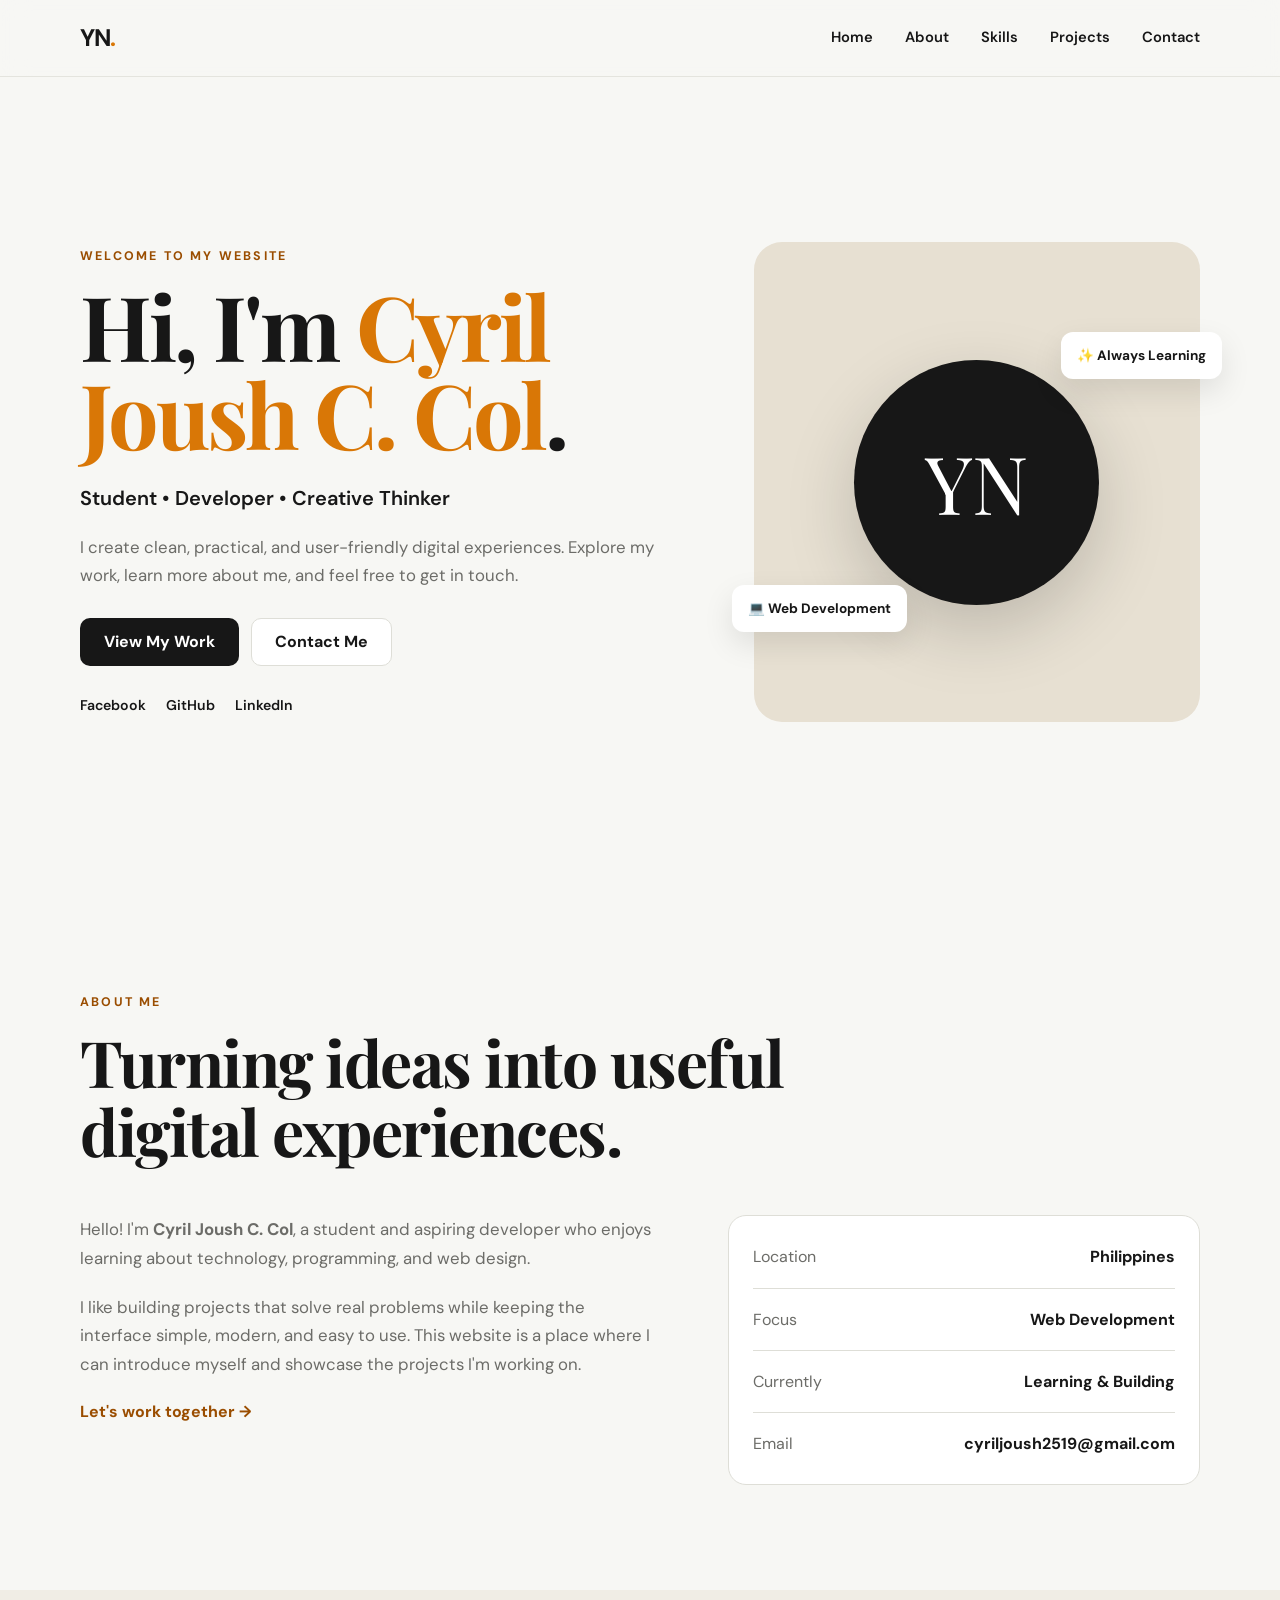
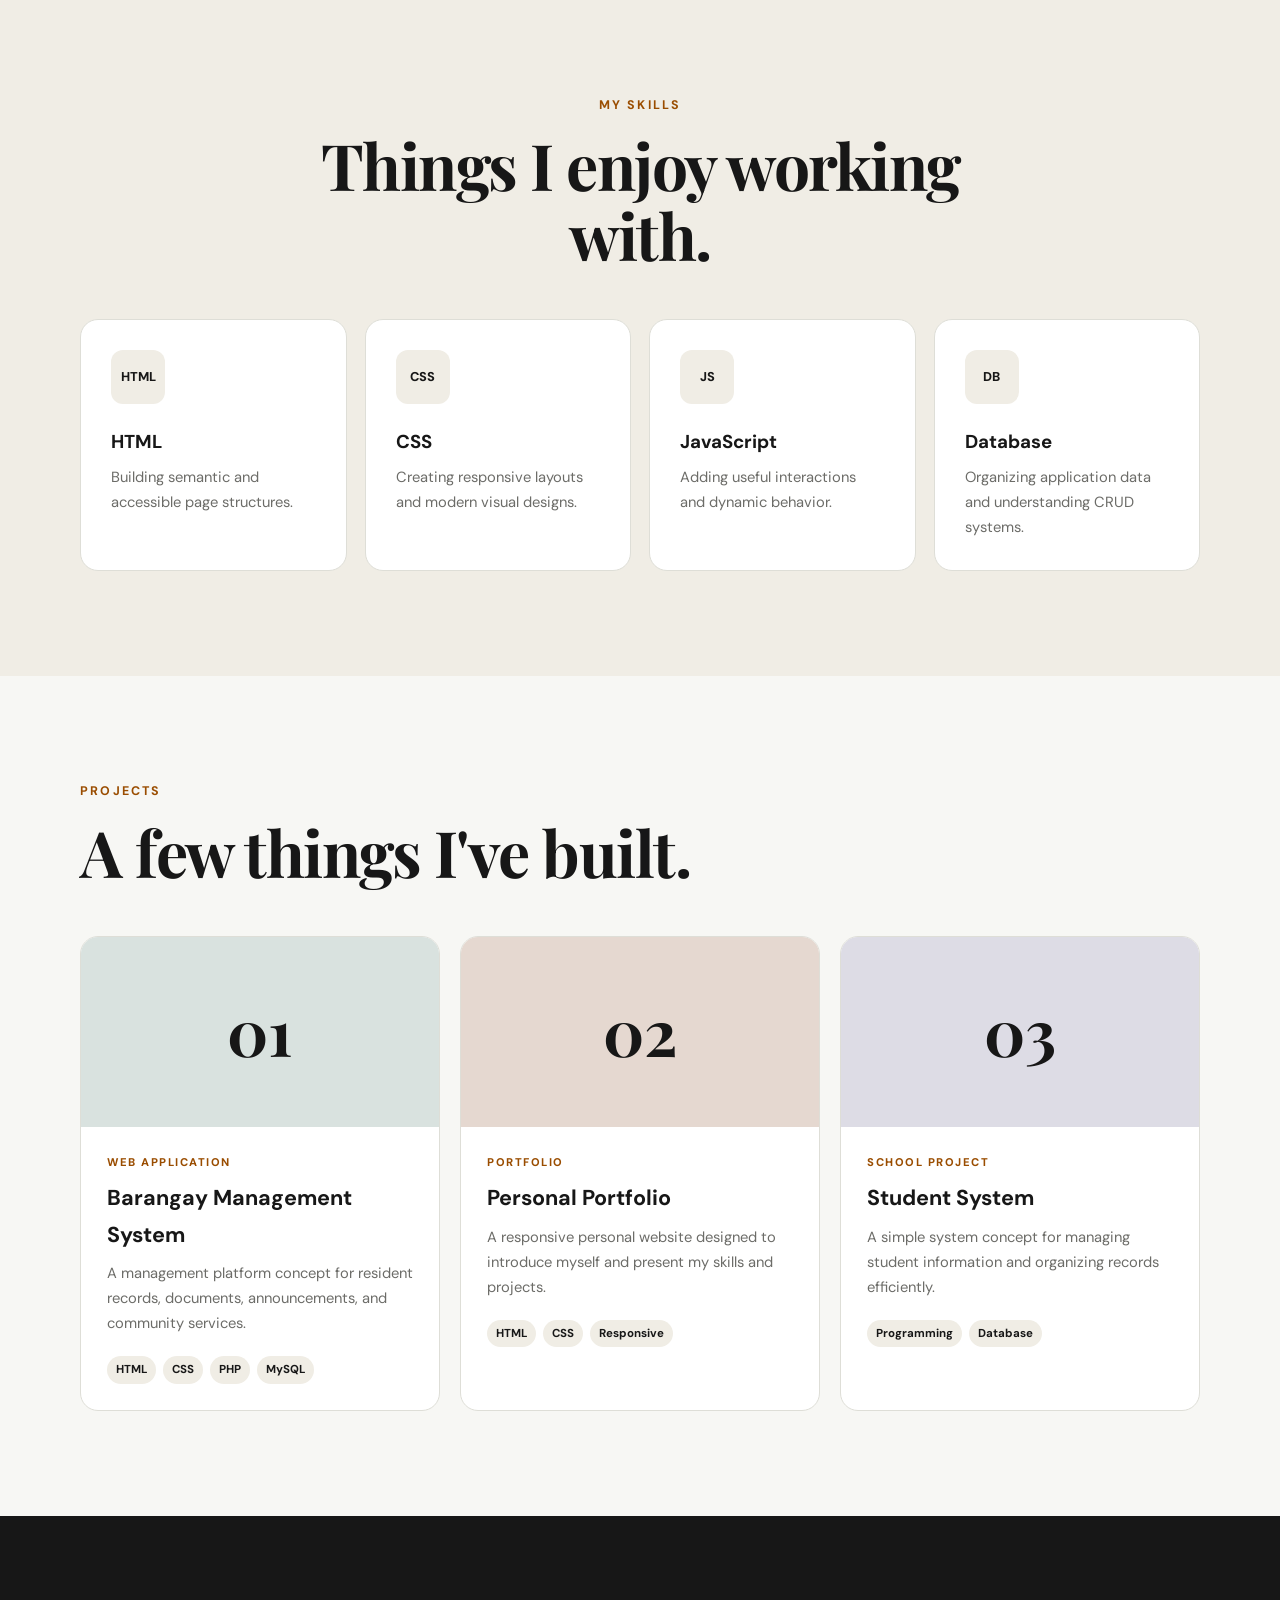
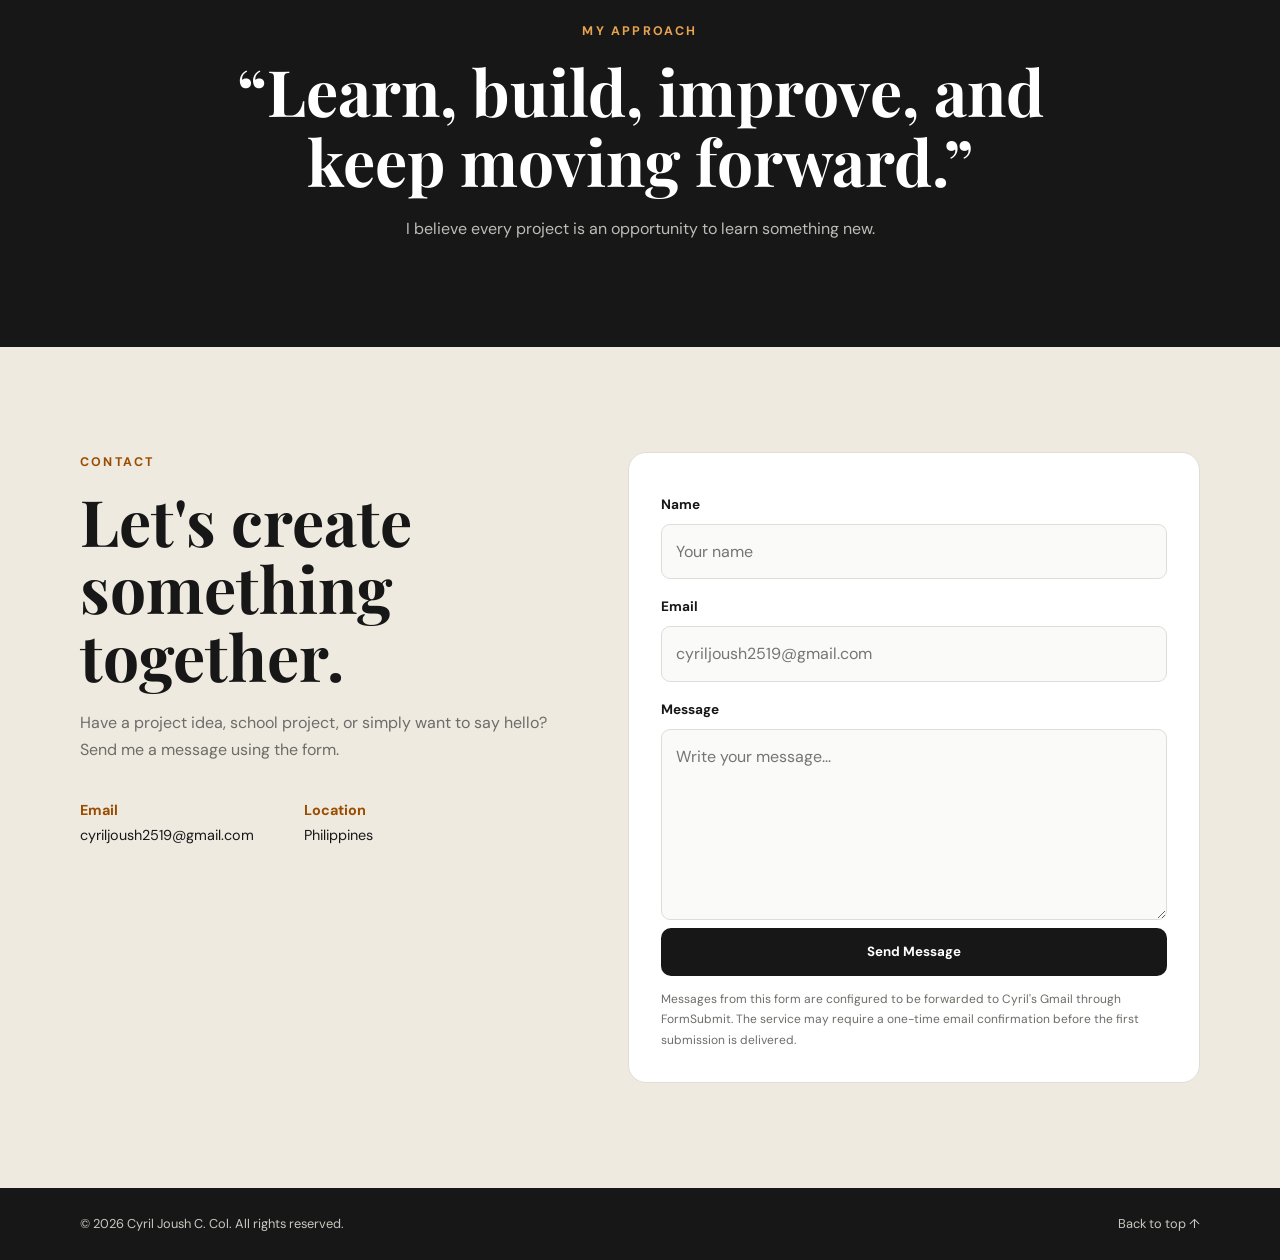
<file: index.html>
<!DOCTYPE html>
<html lang="en">
<head>
  <meta charset="UTF-8">
  <meta name="viewport" content="width=device-width, initial-scale=1.0">
  <meta name="description" content="Personal portfolio website">
  <title>Cyril Joush C. Col | Personal Website</title>
  <link rel="stylesheet" href="style.css">
</head>
<body>
  <header class="header">
    <nav class="nav container">
      <a href="#home" class="logo">YN<span>.</span></a>
      <button class="menu-toggle" aria-label="Open navigation">☰</button>
      <ul class="nav-links">
        <li><a href="#home">Home</a></li>
        <li><a href="#about">About</a></li>
        <li><a href="#skills">Skills</a></li>
        <li><a href="#projects">Projects</a></li>
        <li><a href="#contact">Contact</a></li>
      </ul>
    </nav>
  </header>

  <main>
    <section id="home" class="hero">
      <div class="container hero-grid">
        <div class="hero-content">
          <p class="eyebrow">WELCOME TO MY WEBSITE</p>
          <h1>Hi, I'm <span>Cyril Joush C. Col</span>.</h1>
          <h2>Student • Developer • Creative Thinker</h2>
          <p class="hero-text">
            I create clean, practical, and user-friendly digital experiences.
            Explore my work, learn more about me, and feel free to get in touch.
          </p>
          <div class="hero-buttons">
            <a href="#projects" class="btn primary">View My Work</a>
            <a href="#contact" class="btn secondary">Contact Me</a>
          </div>
          <div class="social-links">
            <a href="https://www.facebook.com/cyrilnice.col" target="_blank" rel="noopener noreferrer" aria-label="Facebook">Facebook</a>
            <a href="#" aria-label="GitHub">GitHub</a>
            <a href="#" aria-label="LinkedIn">LinkedIn</a>
          </div>
        </div>
        <div class="hero-card">
          <div class="profile-placeholder">YN</div>
          <div class="floating-card card-one">💻 Web Development</div>
          <div class="floating-card card-two">✨ Always Learning</div>
        </div>
      </div>
    </section>

    <section id="about" class="section">
      <div class="container">
        <div class="section-heading">
          <p class="eyebrow">ABOUT ME</p>
          <h2>Turning ideas into useful digital experiences.</h2>
        </div>
        <div class="about-grid">
          <div>
            <p>
              Hello! I'm <strong>Cyril Joush C. Col</strong>, a student and aspiring developer
              who enjoys learning about technology, programming, and web design.
            </p>
            <p>
              I like building projects that solve real problems while keeping the
              interface simple, modern, and easy to use. This website is a place
              where I can introduce myself and showcase the projects I'm working on.
            </p>
            <a href="#contact" class="text-link">Let's work together →</a>
          </div>
          <div class="info-box">
            <div><span>Location</span><strong>Philippines</strong></div>
            <div><span>Focus</span><strong>Web Development</strong></div>
            <div><span>Currently</span><strong>Learning & Building</strong></div>
            <div><span>Email</span><strong>cyriljoush2519@gmail.com</strong></div>
          </div>
        </div>
      </div>
    </section>

    <section id="skills" class="section alt">
      <div class="container">
        <div class="section-heading centered">
          <p class="eyebrow">MY SKILLS</p>
          <h2>Things I enjoy working with.</h2>
        </div>
        <div class="skills-grid">
          <article class="skill-card"><div class="icon">HTML</div><h3>HTML</h3><p>Building semantic and accessible page structures.</p></article>
          <article class="skill-card"><div class="icon">CSS</div><h3>CSS</h3><p>Creating responsive layouts and modern visual designs.</p></article>
          <article class="skill-card"><div class="icon">JS</div><h3>JavaScript</h3><p>Adding useful interactions and dynamic behavior.</p></article>
          <article class="skill-card"><div class="icon">DB</div><h3>Database</h3><p>Organizing application data and understanding CRUD systems.</p></article>
        </div>
      </div>
    </section>

    <section id="projects" class="section">
      <div class="container">
        <div class="section-heading">
          <p class="eyebrow">PROJECTS</p>
          <h2>A few things I've built.</h2>
        </div>
        <div class="projects-grid">
          <article class="project-card">
            <div class="project-image project-one">01</div>
            <div class="project-body">
              <p class="project-type">WEB APPLICATION</p>
              <h3>Barangay Management System</h3>
              <p>A management platform concept for resident records, documents, announcements, and community services.</p>
              <div class="tags"><span>HTML</span><span>CSS</span><span>PHP</span><span>MySQL</span></div>
            </div>
          </article>
          <article class="project-card">
            <div class="project-image project-two">02</div>
            <div class="project-body">
              <p class="project-type">PORTFOLIO</p>
              <h3>Personal Portfolio</h3>
              <p>A responsive personal website designed to introduce myself and present my skills and projects.</p>
              <div class="tags"><span>HTML</span><span>CSS</span><span>Responsive</span></div>
            </div>
          </article>
          <article class="project-card">
            <div class="project-image project-three">03</div>
            <div class="project-body">
              <p class="project-type">SCHOOL PROJECT</p>
              <h3>Student System</h3>
              <p>A simple system concept for managing student information and organizing records efficiently.</p>
              <div class="tags"><span>Programming</span><span>Database</span></div>
            </div>
          </article>
        </div>
      </div>
    </section>

    <section class="section quote-section">
      <div class="container quote">
        <p class="eyebrow">MY APPROACH</p>
        <h2>“Learn, build, improve, and keep moving forward.”</h2>
        <p>I believe every project is an opportunity to learn something new.</p>
      </div>
    </section>

    <section id="contact" class="section contact-section">
      <div class="container contact-grid">
        <div>
          <p class="eyebrow">CONTACT</p>
          <h2>Let's create something together.</h2>
          <p>
            Have a project idea, school project, or simply want to say hello?
            Send me a message using the form.
          </p>
          <div class="contact-details">
            <p><strong>Email</strong><br>cyriljoush2519@gmail.com</p>
            <p><strong>Location</strong><br>Philippines</p>
          </div>
        </div>
        <form class="contact-form" action="https://formsubmit.co/cyriljoush2519@gmail.com" method="POST">
          <input type="hidden" name="_subject" value="New message from Cyril Joush C. Col website">
          <input type="hidden" name="_captcha" value="true">
          <input type="hidden" name="_template" value="table">
          <input type="hidden" name="_next" value="https://formsubmit.co/thanks.html">
          <label for="name">Name</label>
          <input id="name" type="text" name="name" placeholder="Your name" required>

          <label for="email">Email</label>
          <input id="email" type="email" name="email" placeholder="cyriljoush2519@gmail.com" required>

          <label for="message">Message</label>
          <textarea id="message" name="message" rows="6" placeholder="Write your message..." required></textarea>

          <button type="submit" class="btn primary">Send Message</button>
          <small>Messages from this form are configured to be forwarded to Cyril's Gmail through FormSubmit. The service may require a one-time email confirmation before the first submission is delivered.</small>
        </form>
      </div>
    </section>
  </main>

  <footer class="footer">
    <div class="container footer-content">
      <p>© 2026 Cyril Joush C. Col. All rights reserved.</p>
      <a href="#home">Back to top ↑</a>
    </div>
  </footer>
</body>
</html>
</file>
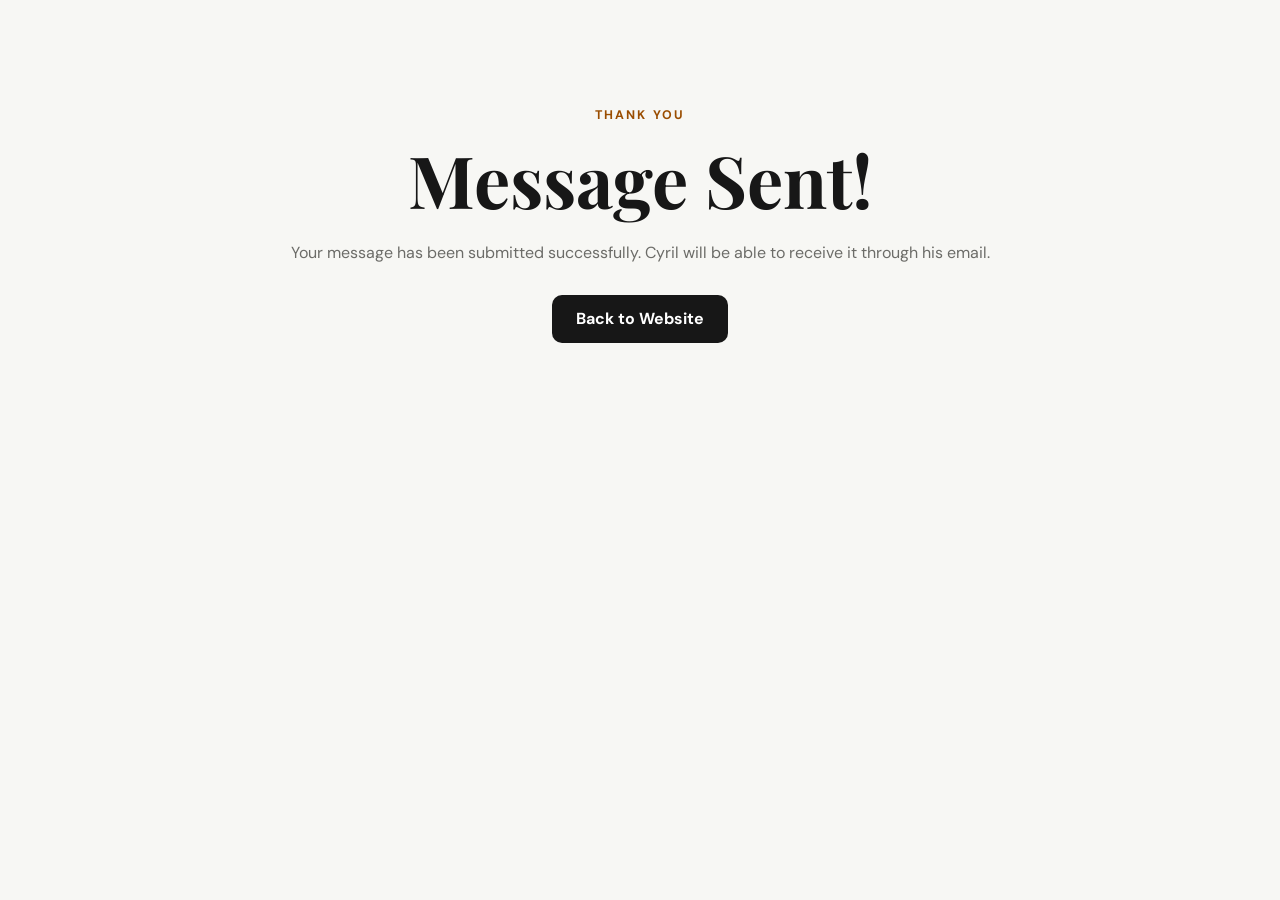
<file: thanks.html>
<!DOCTYPE html>
<html lang="en">
<head>
  <meta charset="UTF-8">
  <meta name="viewport" content="width=device-width, initial-scale=1.0">
  <title>Message Sent | Cyril Joush C. Col</title>
  <link rel="stylesheet" href="style.css">
</head>
<body>
  <main class="section">
    <div class="container" style="max-width:700px;text-align:center;">
      <p class="eyebrow">THANK YOU</p>
      <h1 style="font-family:'Playfair Display',serif;font-size:clamp(2.5rem,6vw,4.5rem);line-height:1.1;margin-bottom:20px;">Message Sent!</h1>
      <p style="color:#6c6c68;margin-bottom:28px;">Your message has been submitted successfully. Cyril will be able to receive it through his email.</p>
      <a href="index.html" class="btn primary">Back to Website</a>
    </div>
  </main>
</body>
</html>
</file>
<file: style.css>
@import url('https://fonts.googleapis.com/css2?family=DM+Sans:wght@400;500;600;700&family=Playfair+Display:wght@600;700&display=swap');

:root {
  --bg: #f7f7f4;
  --surface: #ffffff;
  --text: #171717;
  --muted: #6c6c68;
  --line: #deded7;
  --accent: #d97706;
  --accent-dark: #9a4d00;
  --soft: #f0ede5;
  --max: 1120px;
}

* { box-sizing: border-box; margin: 0; padding: 0; }
html { scroll-behavior: smooth; }
body {
  font-family: "DM Sans", sans-serif;
  background: var(--bg);
  color: var(--text);
  line-height: 1.7;
}
a { color: inherit; text-decoration: none; }
.container { width: min(92%, var(--max)); margin-inline: auto; }

.header {
  position: sticky;
  top: 0;
  z-index: 100;
  background: rgba(247,247,244,.9);
  backdrop-filter: blur(14px);
  border-bottom: 1px solid rgba(222,222,215,.75);
}
.nav { min-height: 76px; display: flex; align-items: center; justify-content: space-between; }
.logo { font-size: 1.5rem; font-weight: 700; letter-spacing: -1px; }
.logo span, .hero h1 span { color: var(--accent); }
.nav-links { display: flex; list-style: none; gap: 32px; font-weight: 600; font-size: .92rem; }
.nav-links a { position: relative; }
.nav-links a::after {
  content: ""; position: absolute; left: 0; bottom: -6px; width: 0; height: 2px;
  background: var(--accent); transition: width .25s ease;
}
.nav-links a:hover::after { width: 100%; }
.menu-toggle { display: none; border: 0; background: transparent; font-size: 1.5rem; }

.hero { min-height: 90vh; display: grid; align-items: center; padding: 80px 0; }
.hero-grid { display: grid; grid-template-columns: 1.15fr .85fr; gap: 70px; align-items: center; }
.eyebrow { color: var(--accent-dark); font-weight: 700; font-size: .78rem; letter-spacing: 2.2px; margin-bottom: 14px; }
.hero h1 { font-family: "Playfair Display", serif; font-size: clamp(3.4rem, 7vw, 6.3rem); line-height: .98; letter-spacing: -3px; }
.hero h2 { font-size: 1.25rem; margin-top: 24px; font-weight: 600; }
.hero-text { max-width: 600px; color: var(--muted); margin: 18px 0 28px; font-size: 1.05rem; }
.hero-buttons { display: flex; flex-wrap: wrap; gap: 12px; }
.btn { display: inline-flex; justify-content: center; align-items: center; min-height: 48px; padding: 0 23px; border-radius: 10px; font-weight: 700; border: 1px solid transparent; cursor: pointer; font-family: inherit; }
.btn.primary { background: var(--text); color: white; }
.btn.primary:hover { background: var(--accent); }
.btn.secondary { border-color: var(--line); background: var(--surface); }
.btn.secondary:hover { border-color: var(--text); }
.social-links { display: flex; gap: 20px; margin-top: 28px; font-size: .88rem; font-weight: 600; }
.social-links a:hover { color: var(--accent-dark); }

.hero-card {
  min-height: 480px; border-radius: 28px; background: #e7e0d2; position: relative;
  display: grid; place-items: center; overflow: visible;
}
.profile-placeholder {
  width: 245px; height: 245px; border-radius: 50%; background: var(--text); color: white;
  display: grid; place-items: center; font-family: "Playfair Display", serif; font-size: 5rem;
  box-shadow: 0 25px 70px rgba(0,0,0,.18);
}
.floating-card {
  position: absolute; background: white; padding: 12px 16px; border-radius: 12px;
  box-shadow: 0 12px 30px rgba(0,0,0,.1); font-weight: 700; font-size: .85rem;
}
.card-one { left: -22px; bottom: 90px; }
.card-two { right: -22px; top: 90px; }

.section { padding: 105px 0; }
.alt { background: var(--soft); }
.section-heading { max-width: 750px; margin-bottom: 50px; }
.section-heading h2 { font-family: "Playfair Display", serif; font-size: clamp(2.3rem, 5vw, 4rem); line-height: 1.08; letter-spacing: -1.5px; }
.centered { text-align: center; margin-inline: auto; }

.about-grid { display: grid; grid-template-columns: 1.1fr .9fr; gap: 70px; align-items: start; }
.about-grid p { color: var(--muted); margin-bottom: 20px; font-size: 1.05rem; }
.info-box { background: var(--surface); border: 1px solid var(--line); border-radius: 18px; padding: 10px 24px; }
.info-box div { padding: 17px 0; border-bottom: 1px solid var(--line); display: flex; justify-content: space-between; gap: 20px; }
.info-box div:last-child { border-bottom: 0; }
.info-box span { color: var(--muted); }
.info-box strong { text-align: right; }
.text-link { font-weight: 700; color: var(--accent-dark); }

.skills-grid { display: grid; grid-template-columns: repeat(4, 1fr); gap: 18px; }
.skill-card { background: var(--surface); border: 1px solid var(--line); padding: 30px; border-radius: 18px; }
.skill-card .icon { display: inline-grid; place-items: center; width: 54px; height: 54px; border-radius: 12px; background: var(--soft); font-size: .8rem; font-weight: 800; margin-bottom: 22px; }
.skill-card h3 { margin-bottom: 8px; }
.skill-card p { color: var(--muted); font-size: .92rem; }

.projects-grid { display: grid; grid-template-columns: repeat(3, 1fr); gap: 20px; }
.project-card { background: var(--surface); border: 1px solid var(--line); border-radius: 18px; overflow: hidden; }
.project-image { height: 190px; display: grid; place-items: center; font-family: "Playfair Display", serif; font-size: 4rem; font-weight: 700; }
.project-one { background: #d9e2df; }
.project-two { background: #e5d8d0; }
.project-three { background: #dddce5; }
.project-body { padding: 26px; }
.project-type { font-size: .7rem; font-weight: 800; letter-spacing: 1.5px; color: var(--accent-dark); }
.project-body h3 { margin: 8px 0; font-size: 1.35rem; }
.project-body p:not(.project-type) { color: var(--muted); font-size: .92rem; }
.tags { display: flex; flex-wrap: wrap; gap: 7px; margin-top: 20px; }
.tags span { background: var(--soft); padding: 4px 9px; border-radius: 100px; font-size: .72rem; font-weight: 700; }

.quote-section { background: var(--text); color: white; text-align: center; }
.quote { max-width: 850px; }
.quote .eyebrow { color: #e7a34e; }
.quote h2 { font-family: "Playfair Display", serif; font-size: clamp(2.2rem, 5vw, 4.2rem); line-height: 1.1; margin-bottom: 18px; }
.quote p:last-child { color: #bdbdb7; }

.contact-section { background: #eeeae0; }
.contact-grid { display: grid; grid-template-columns: .9fr 1.1fr; gap: 80px; }
.contact-grid h2 { font-family: "Playfair Display", serif; font-size: clamp(2.5rem, 5vw, 4rem); line-height: 1.05; margin-bottom: 20px; }
.contact-grid > div > p:not(.eyebrow) { color: var(--muted); max-width: 520px; }
.contact-details { display: flex; gap: 50px; margin-top: 35px; }
.contact-details p { font-size: .9rem; }
.contact-details strong { color: var(--accent-dark); }
.contact-form { background: white; padding: 32px; border-radius: 18px; border: 1px solid var(--line); display: grid; gap: 8px; }
.contact-form label { font-weight: 700; font-size: .85rem; margin-top: 8px; }
.contact-form input, .contact-form textarea {
  width: 100%; border: 1px solid var(--line); border-radius: 9px; padding: 13px 14px;
  font: inherit; background: #fafaf8; outline: none; resize: vertical;
}
.contact-form input:focus, .contact-form textarea:focus { border-color: var(--accent); }
.contact-form small { color: var(--muted); font-size: .75rem; margin-top: 5px; }

.footer { background: var(--text); color: #c8c8c3; padding: 25px 0; font-size: .8rem; }
.footer-content { display: flex; justify-content: space-between; gap: 20px; }
.footer a:hover { color: white; }

@media (max-width: 850px) {
  .menu-toggle { display: block; }
  .nav-links {
    display: none; position: absolute; left: 4%; right: 4%; top: 70px; padding: 20px;
    background: white; border: 1px solid var(--line); border-radius: 14px; flex-direction: column; gap: 16px;
  }
  .nav-links:hover, .menu-toggle:focus + .nav-links { display: flex; }
  .hero-grid, .about-grid, .contact-grid { grid-template-columns: 1fr; }
  .hero { padding-top: 60px; }
  .hero-card { min-height: 360px; }
  .skills-grid { grid-template-columns: repeat(2, 1fr); }
  .projects-grid { grid-template-columns: 1fr; }
  .contact-grid { gap: 40px; }
}
@media (max-width: 520px) {
  .hero h1 { font-size: 3.2rem; letter-spacing: -2px; }
  .hero-card { min-height: 300px; }
  .profile-placeholder { width: 180px; height: 180px; font-size: 3.5rem; }
  .card-one { left: 8px; bottom: 35px; }
  .card-two { right: 8px; top: 35px; }
  .skills-grid { grid-template-columns: 1fr; }
  .contact-details { flex-direction: column; gap: 15px; }
  .footer-content { flex-direction: column; }
}
</file>
